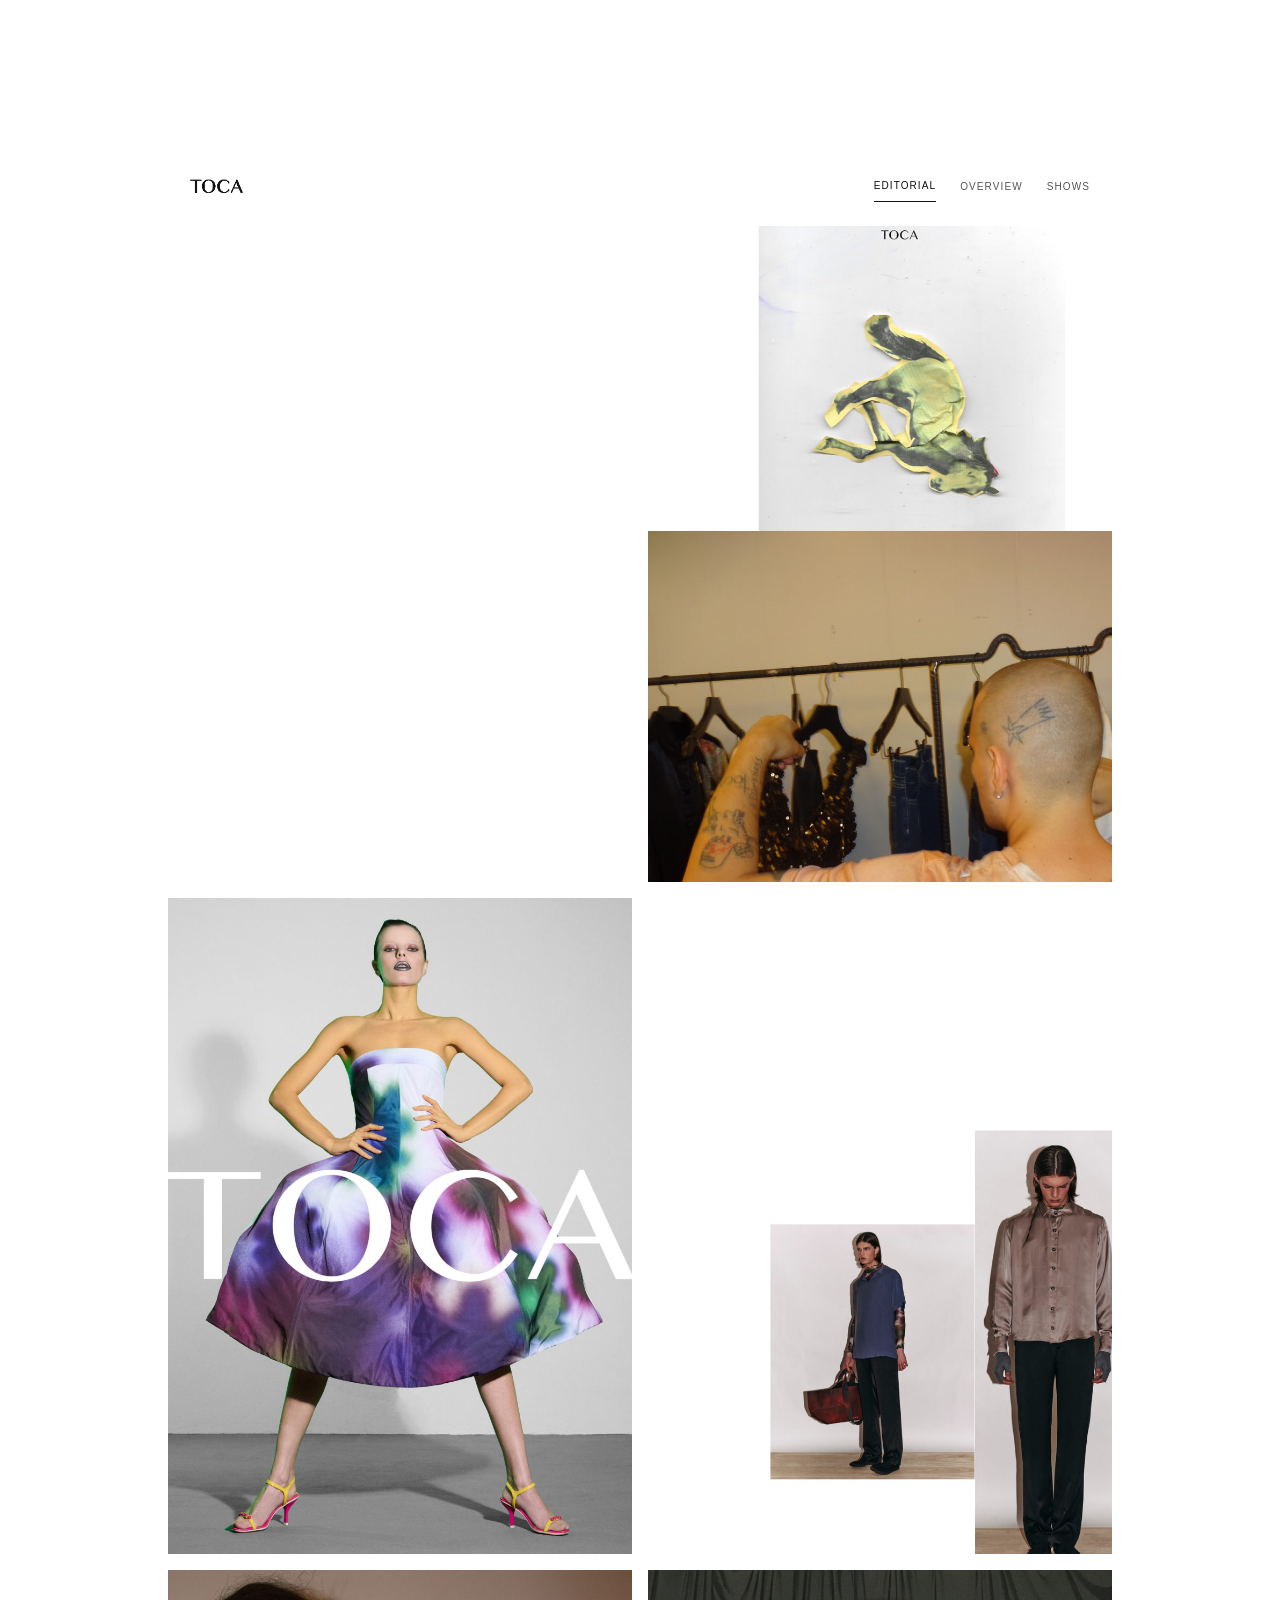
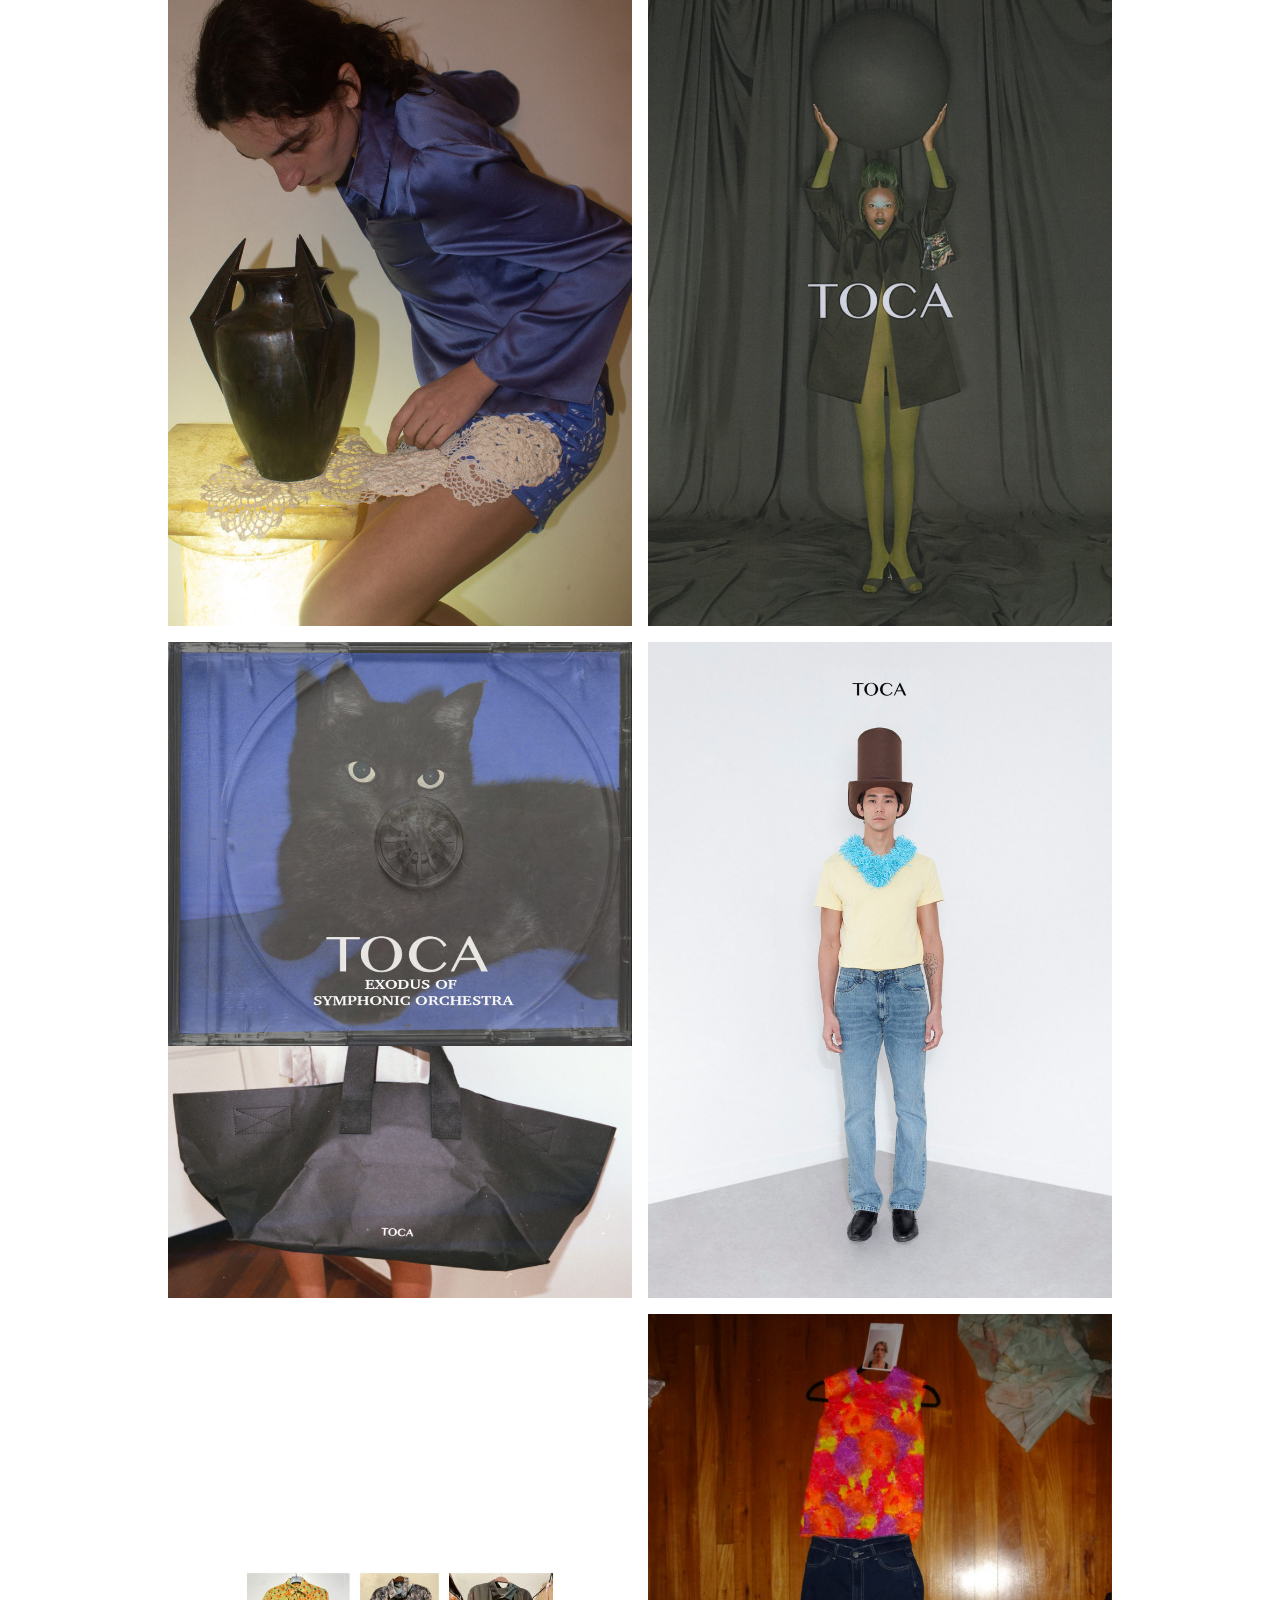
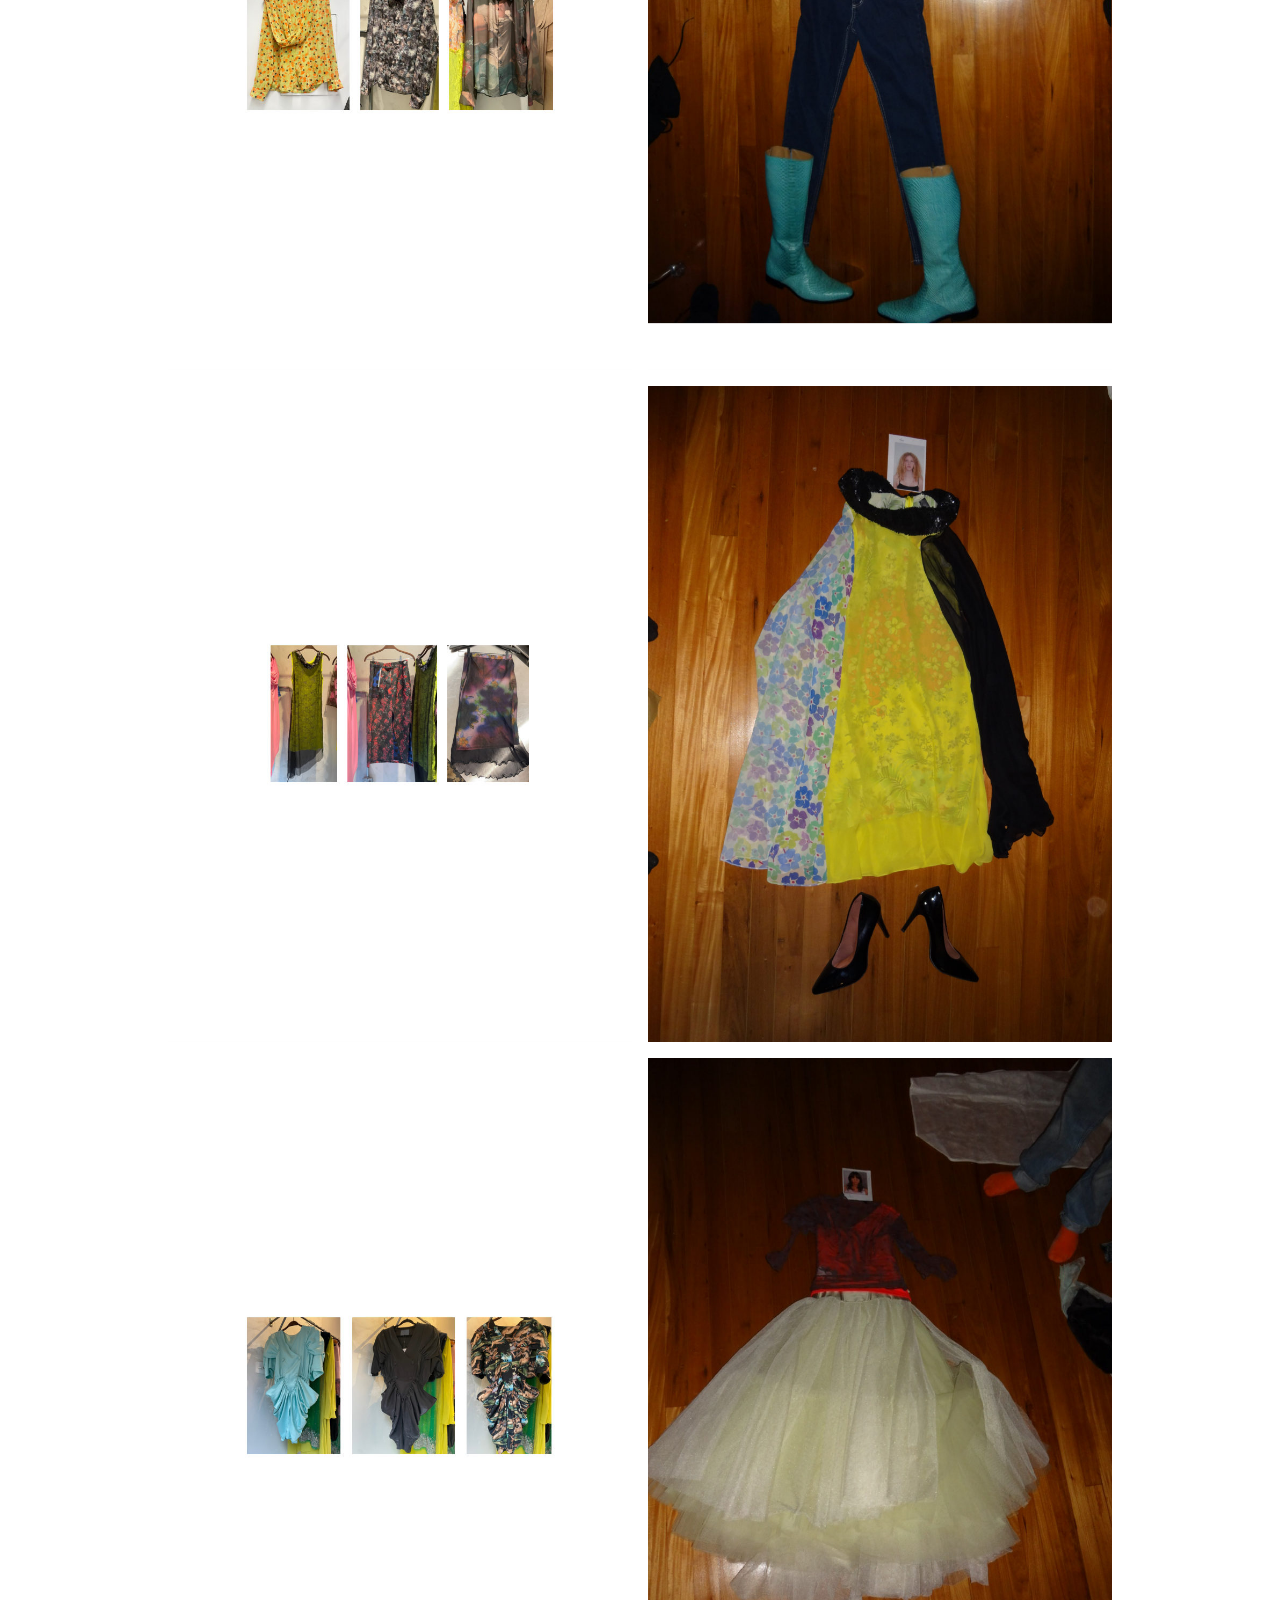
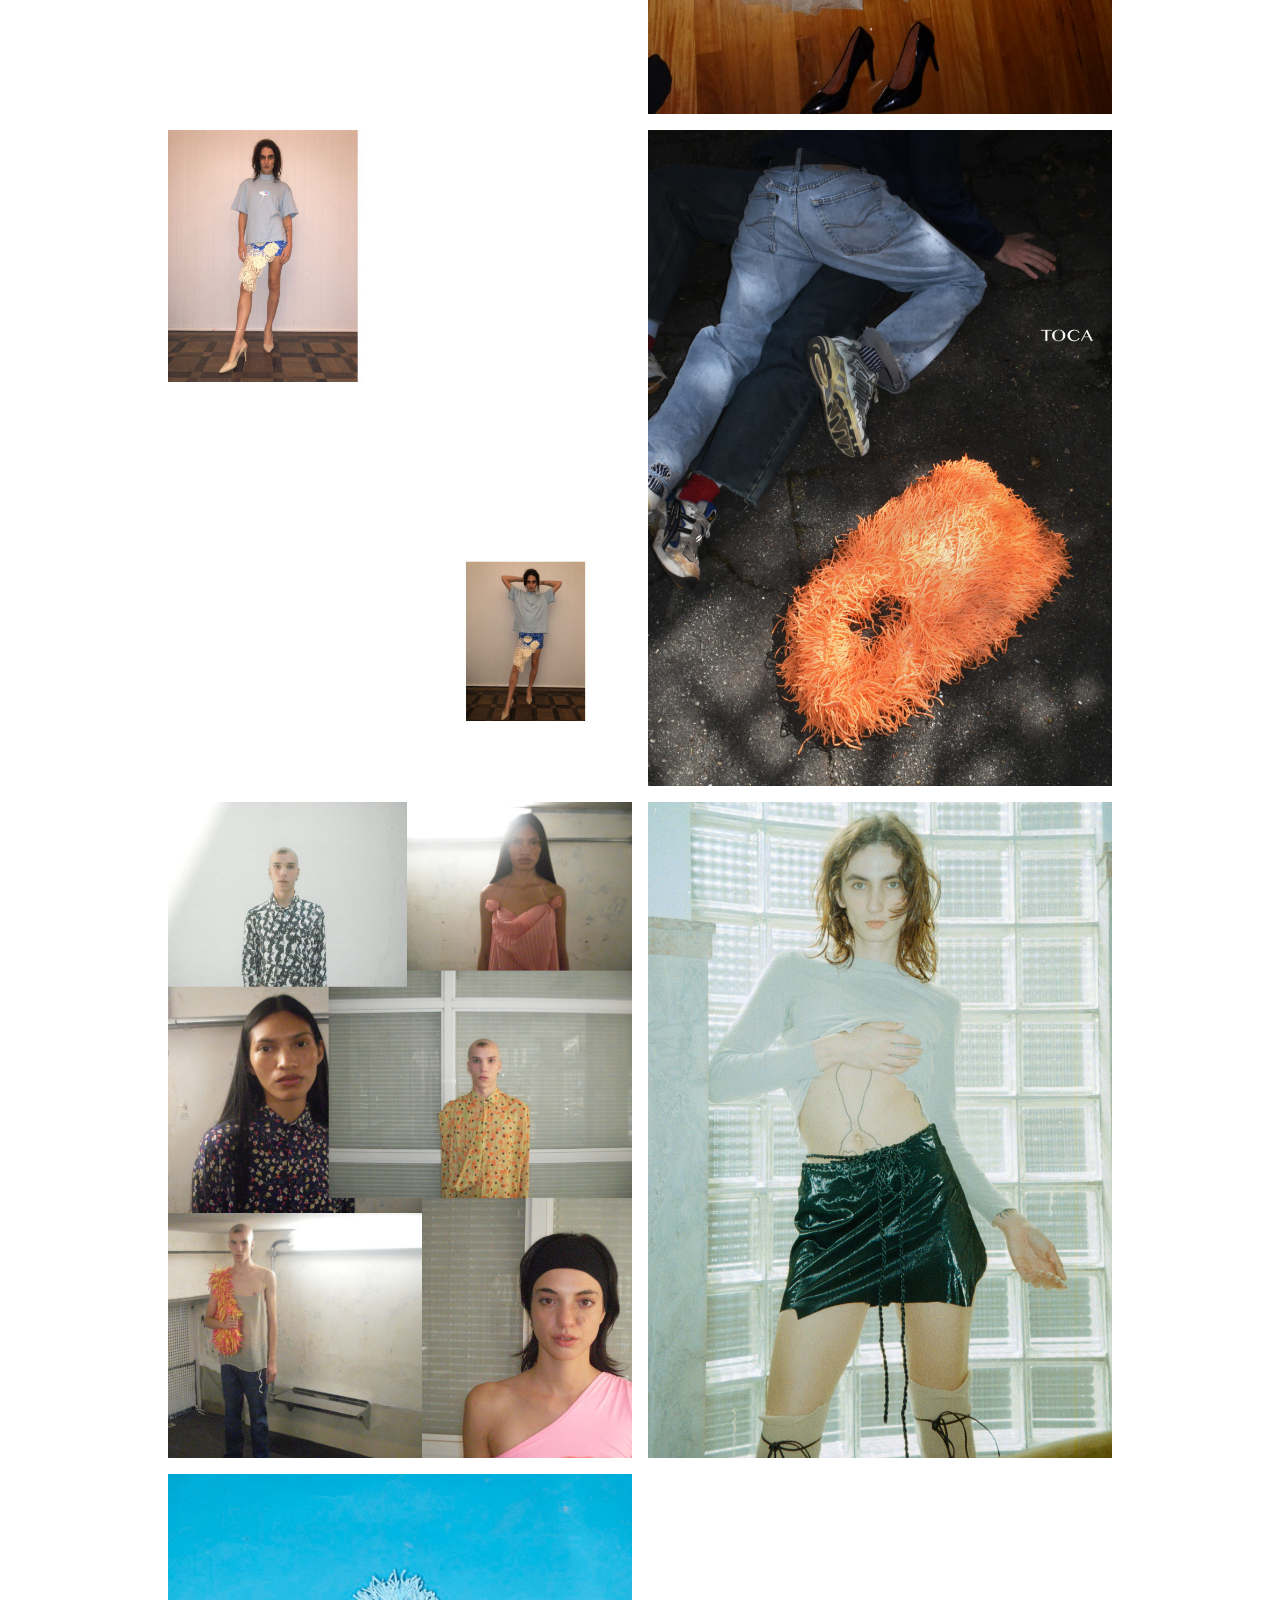
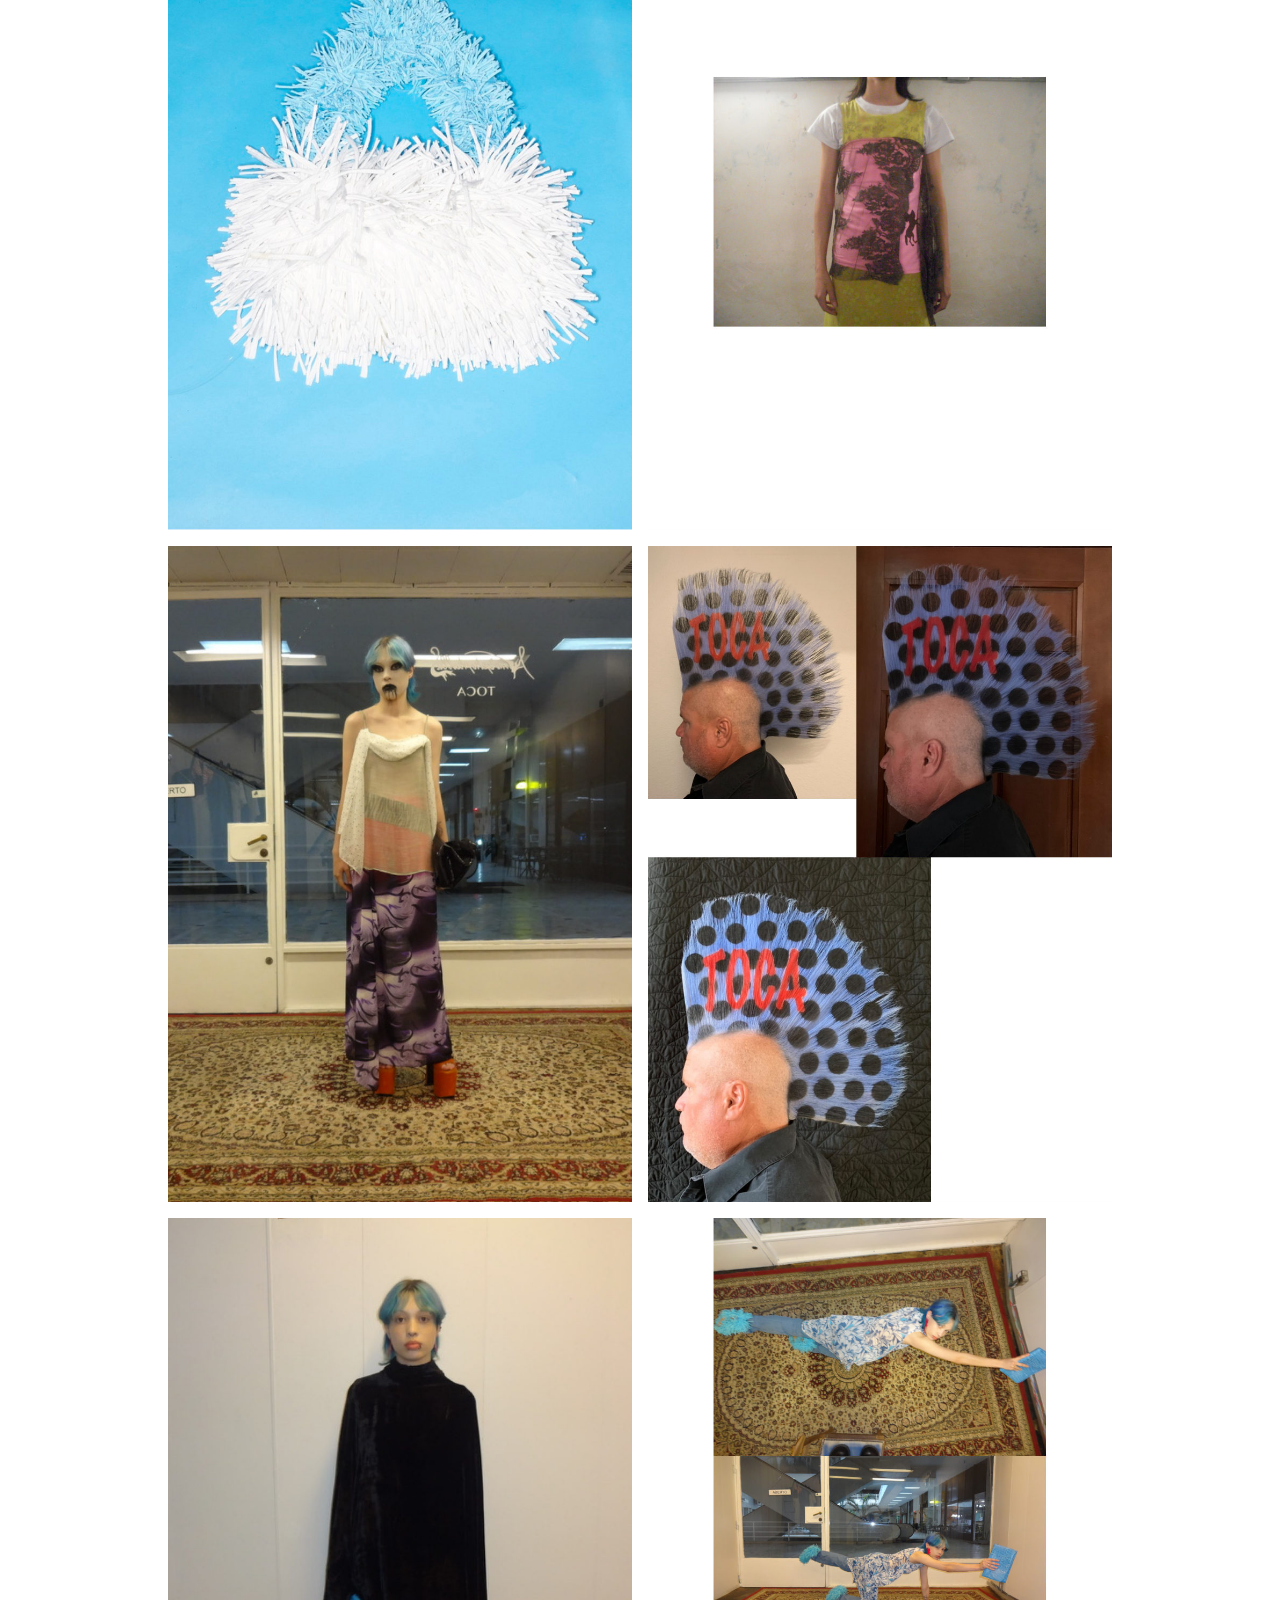
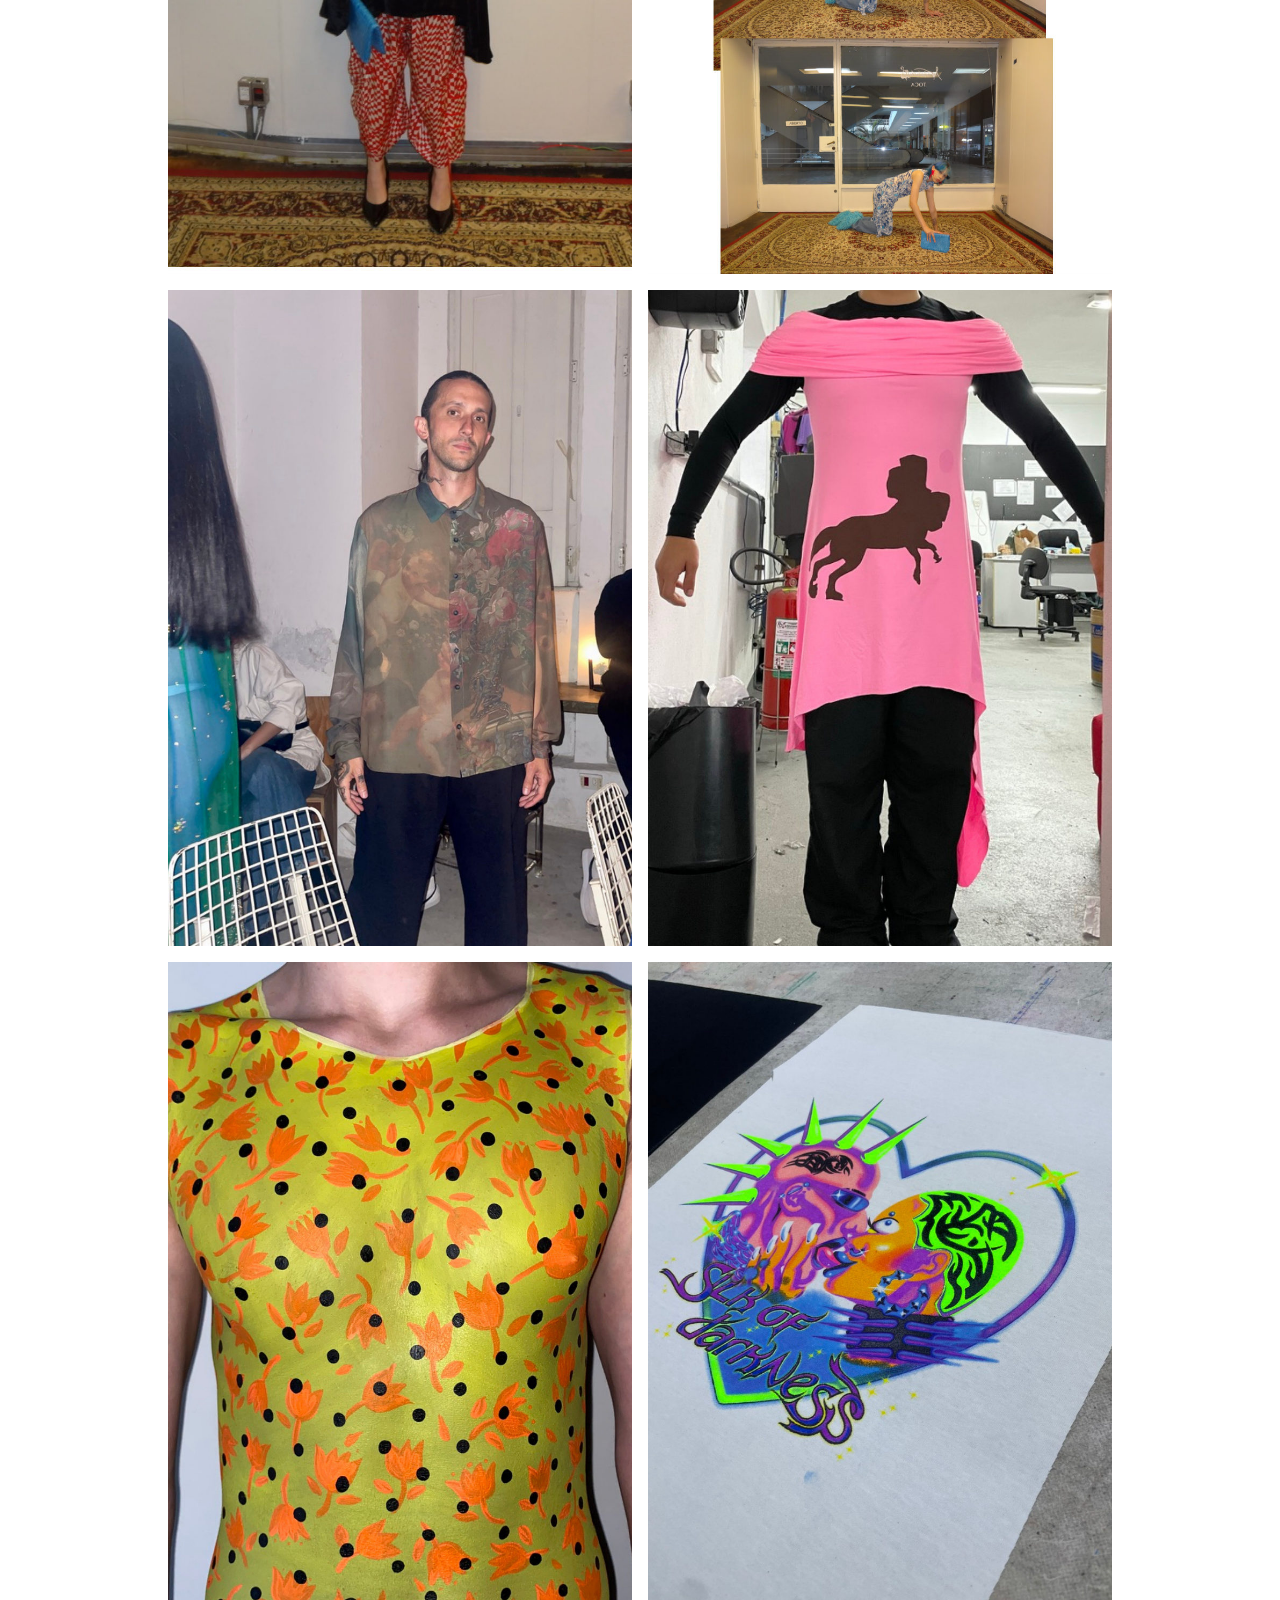
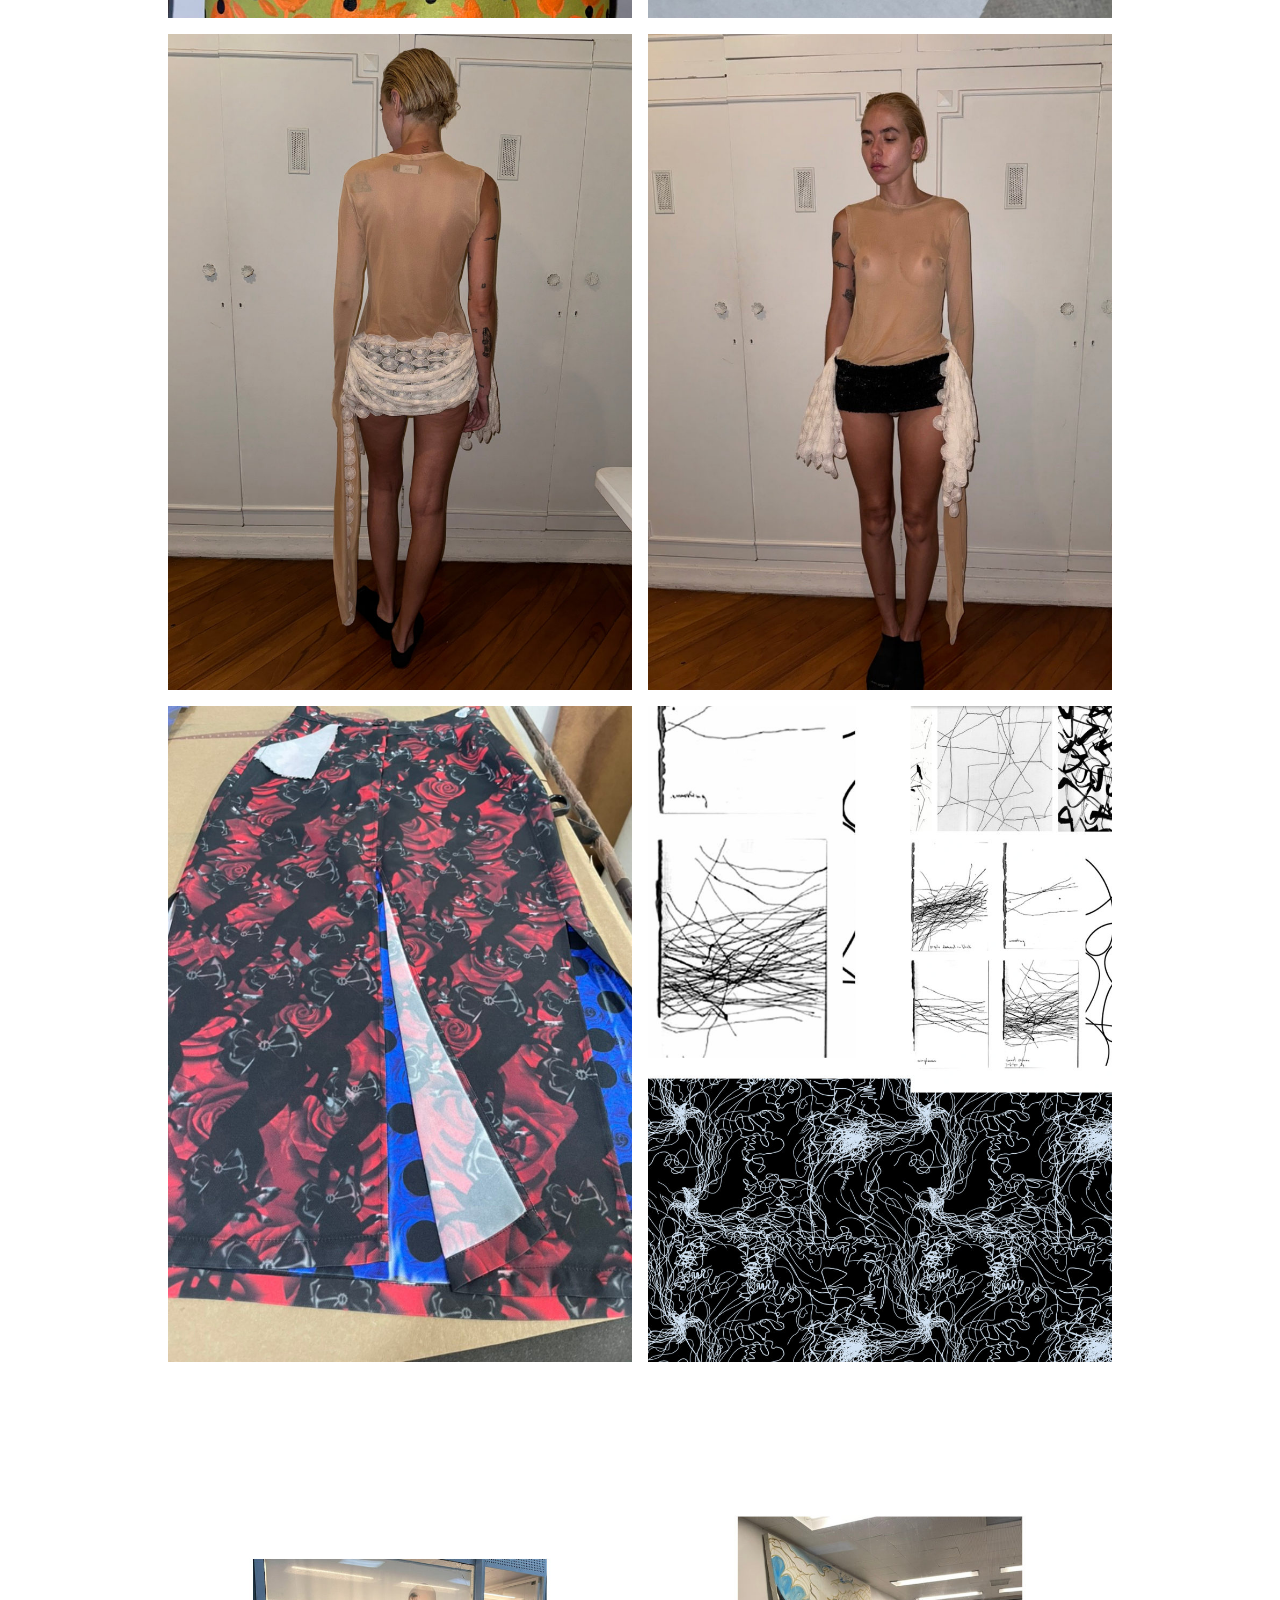
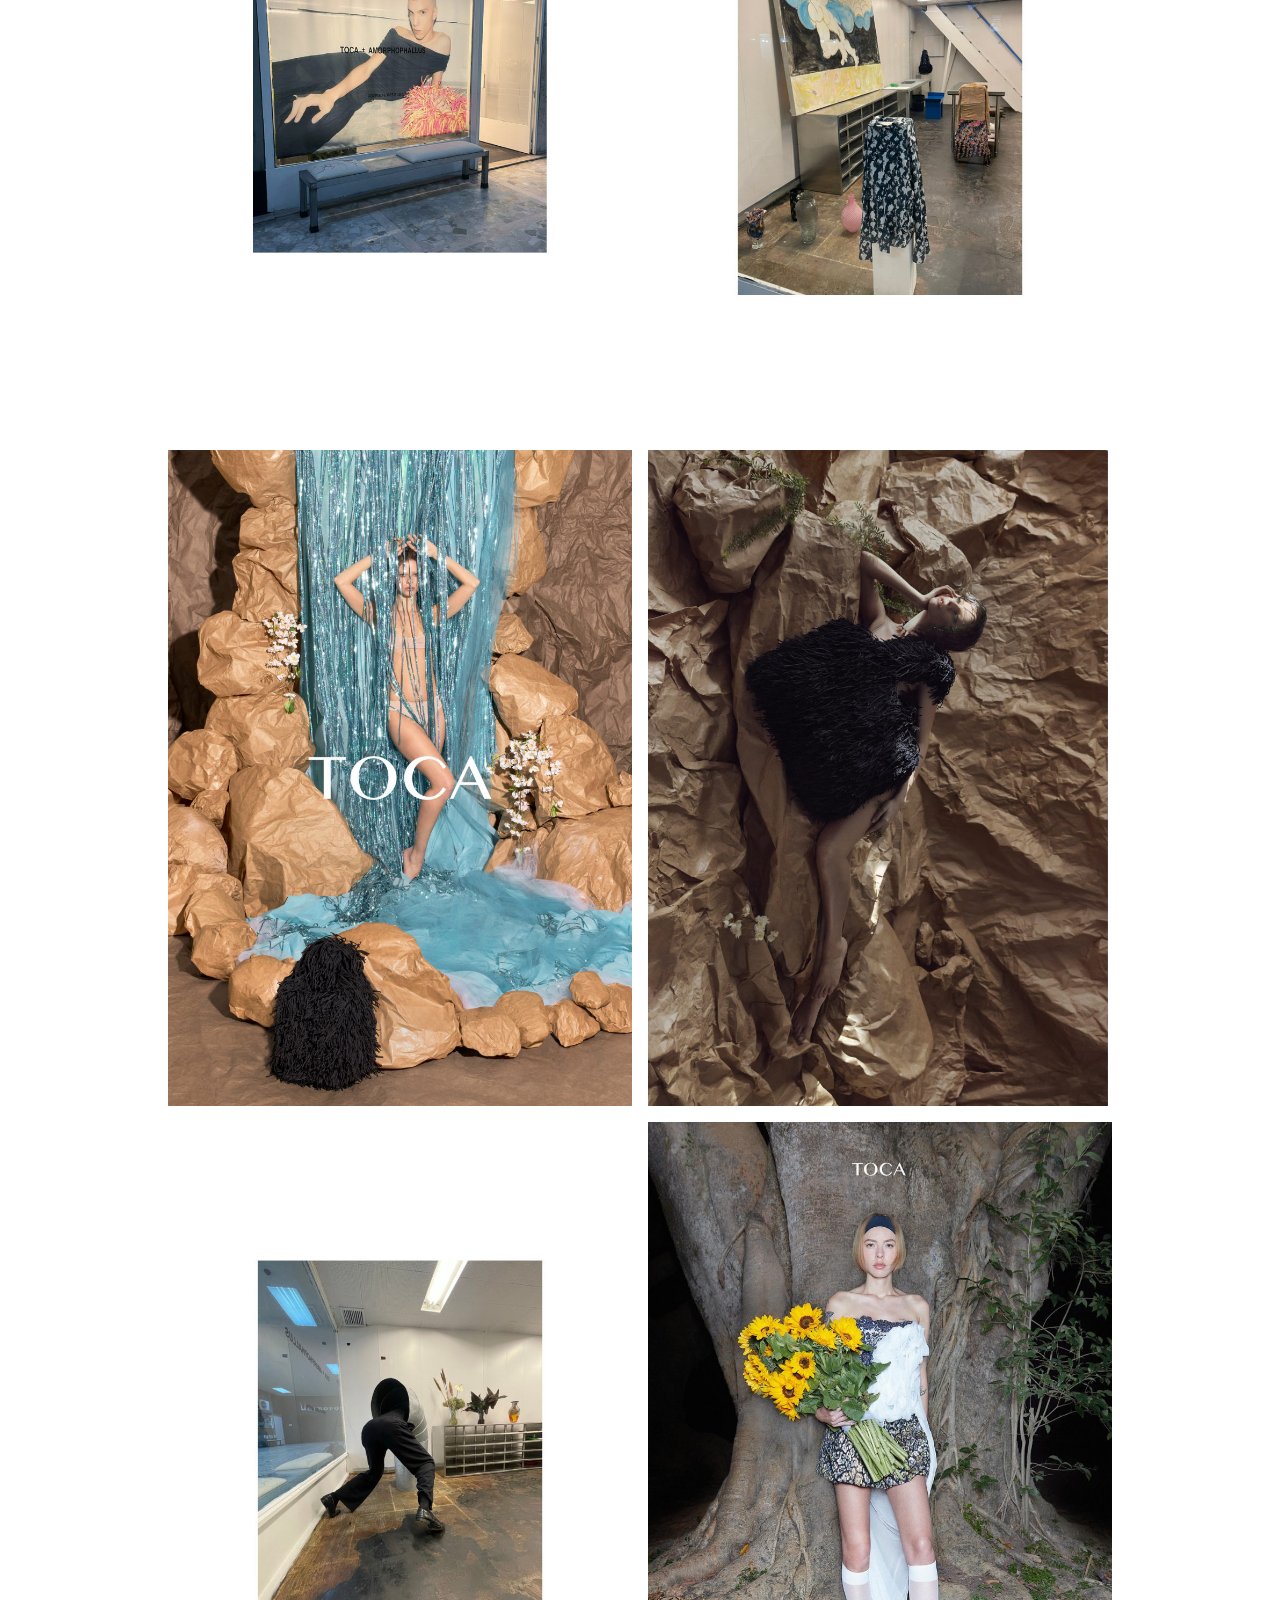
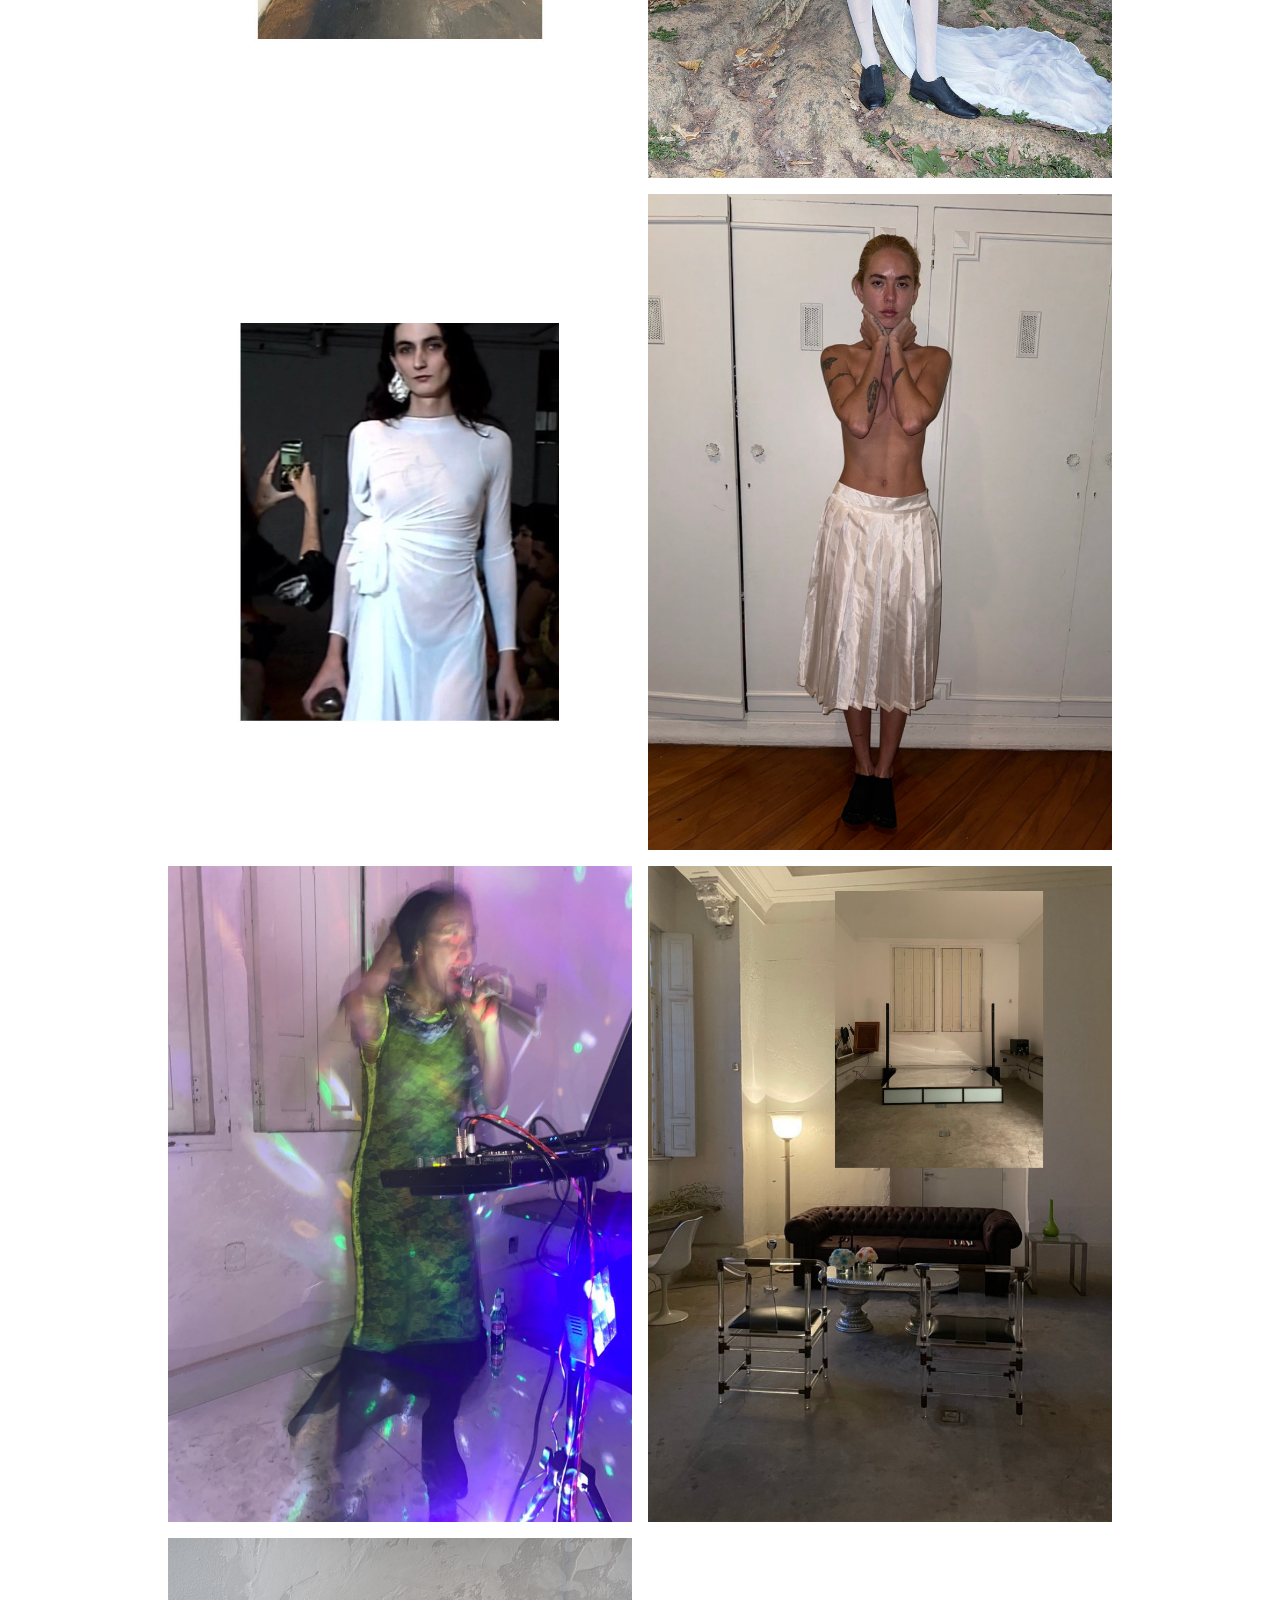
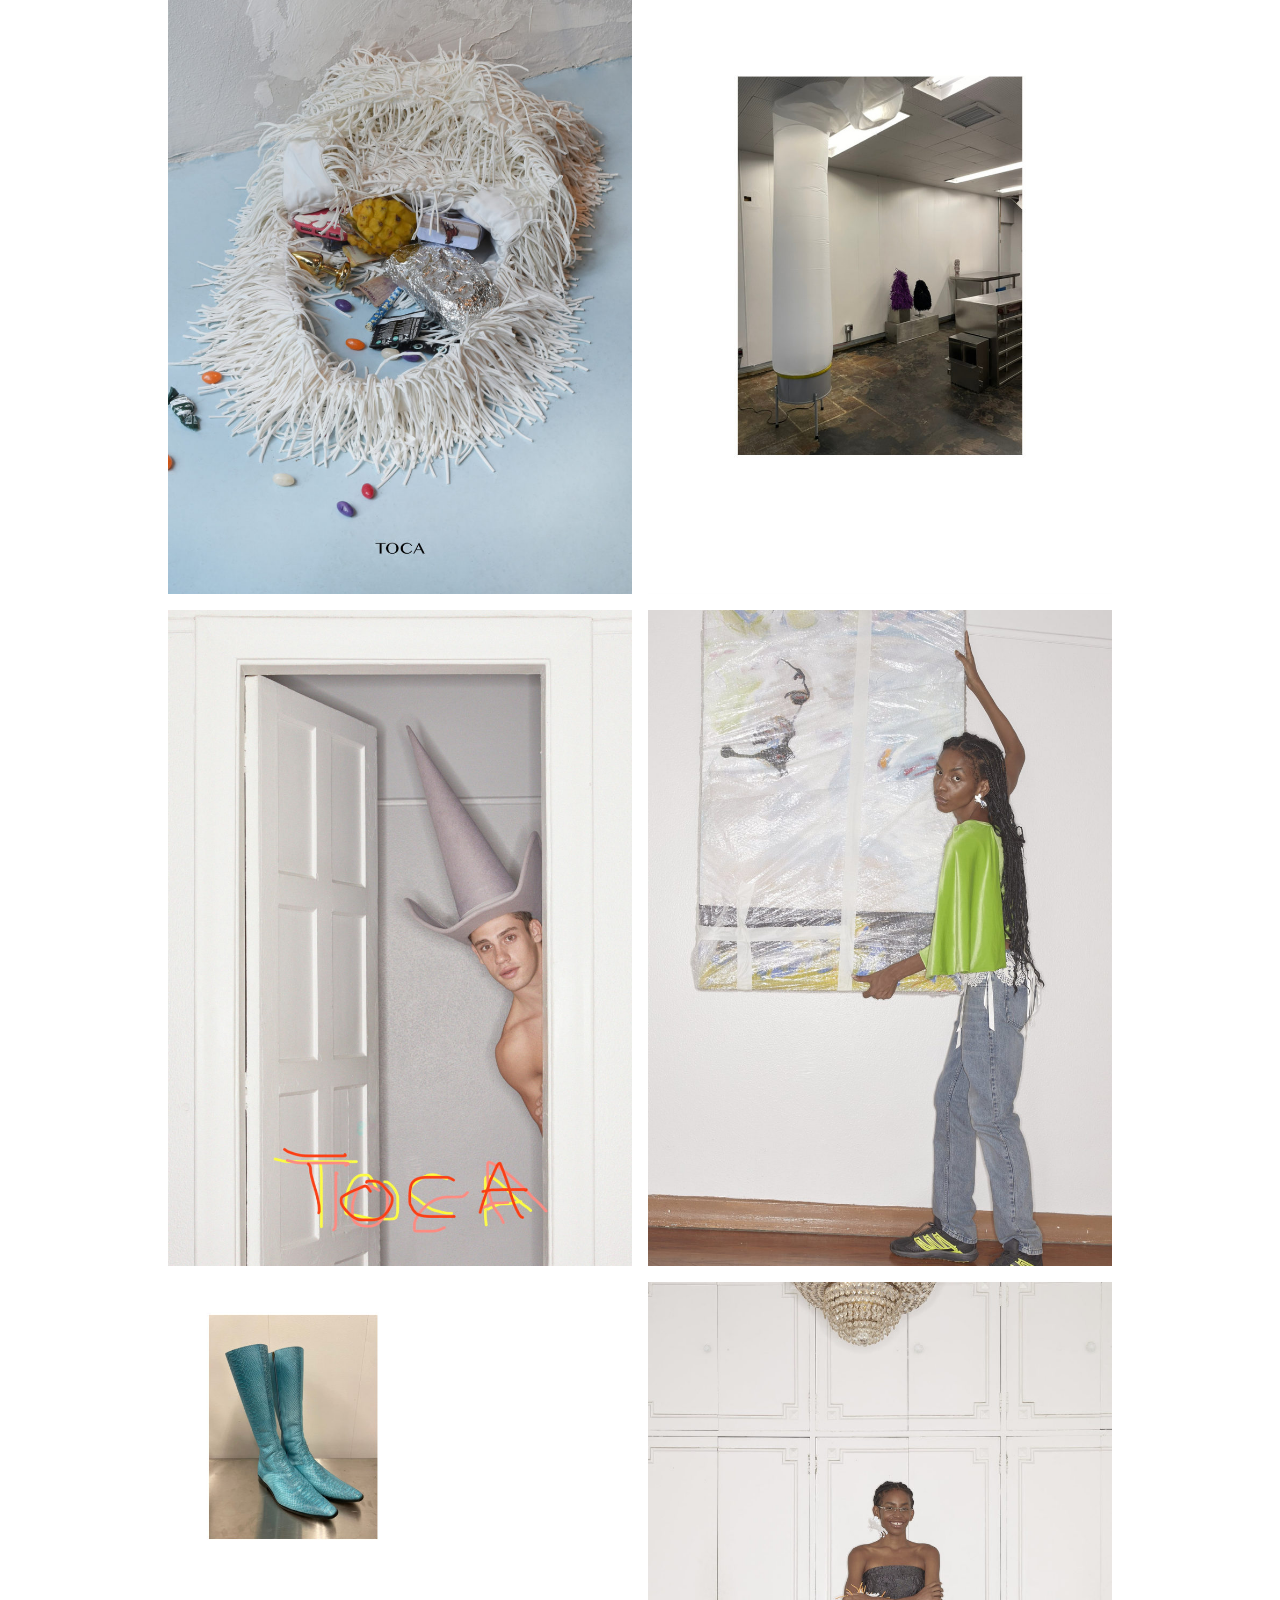
<file: index.html>
<!doctype html>
<html lang="en">
<head>
  <meta charset="utf-8">
  <meta name="viewport" content="width=device-width, initial-scale=1">
  <title>TOCA — Amadeus Galileu</title>
  <link rel="stylesheet" href="style.css?v=20261111b">
</head>
<body>
  <div class="music-player">
    <iframe title="Sacrifice - London After Midnight" src="https://bandcamp.com/EmbeddedPlayer/album=3068231352/size=small/bgcol=ffffff/linkcol=0687f5/track=3417759935/transparent=true/" loading="lazy" allow="autoplay"></iframe>
  </div>
  <header>
    <a class="brand" href="#top" aria-label="TOCA home"><img src="toca-logo.png" alt="TOCA"></a>
    <nav aria-label="View modes">
      <button class="tab active" id="editorialTab" type="button" aria-selected="true">EDITORIAL</button>
      <button class="tab" id="overviewTab" type="button" aria-selected="false">OVERVIEW</button>
      <button class="tab" id="showsTab" type="button" aria-selected="false">SHOWS</button>
    </nav>
  </header>
  <main id="top">
    <div id="editorial" class="view" aria-label="Editorial portfolio"></div>
    <div id="overview" class="view" hidden aria-label="Overview of all pages"></div>
    <section id="shows" class="view" hidden aria-label="Fashion shows">
      
      <section class="show-section"><div class="shows-player"><button type="button" id="carmenPlay" aria-label="Play Carmen">PLAY</button><span>GEORGES BIZET — CARMEN</span><audio id="carmenAudio" preload="none" loop src="TOCA_2020_Carmen_3_camadas.mp3"></audio></div><div class="shows-grid" id="show2020"></div><div class="shows-video" id="video2020"></div></section>
      <section class="show-section"><div class="shows-grid" id="show2025"></div><div class="shows-video" id="video2025"></div></section>
    </section>
  </main>
  <footer>TOCA <span>AMADEUS GALILEU</span></footer>
  <script src="script.js?v=20261111b"></script>
  <script src="shows.js?v=20261118final"></script>
</body>
</html>
</file>
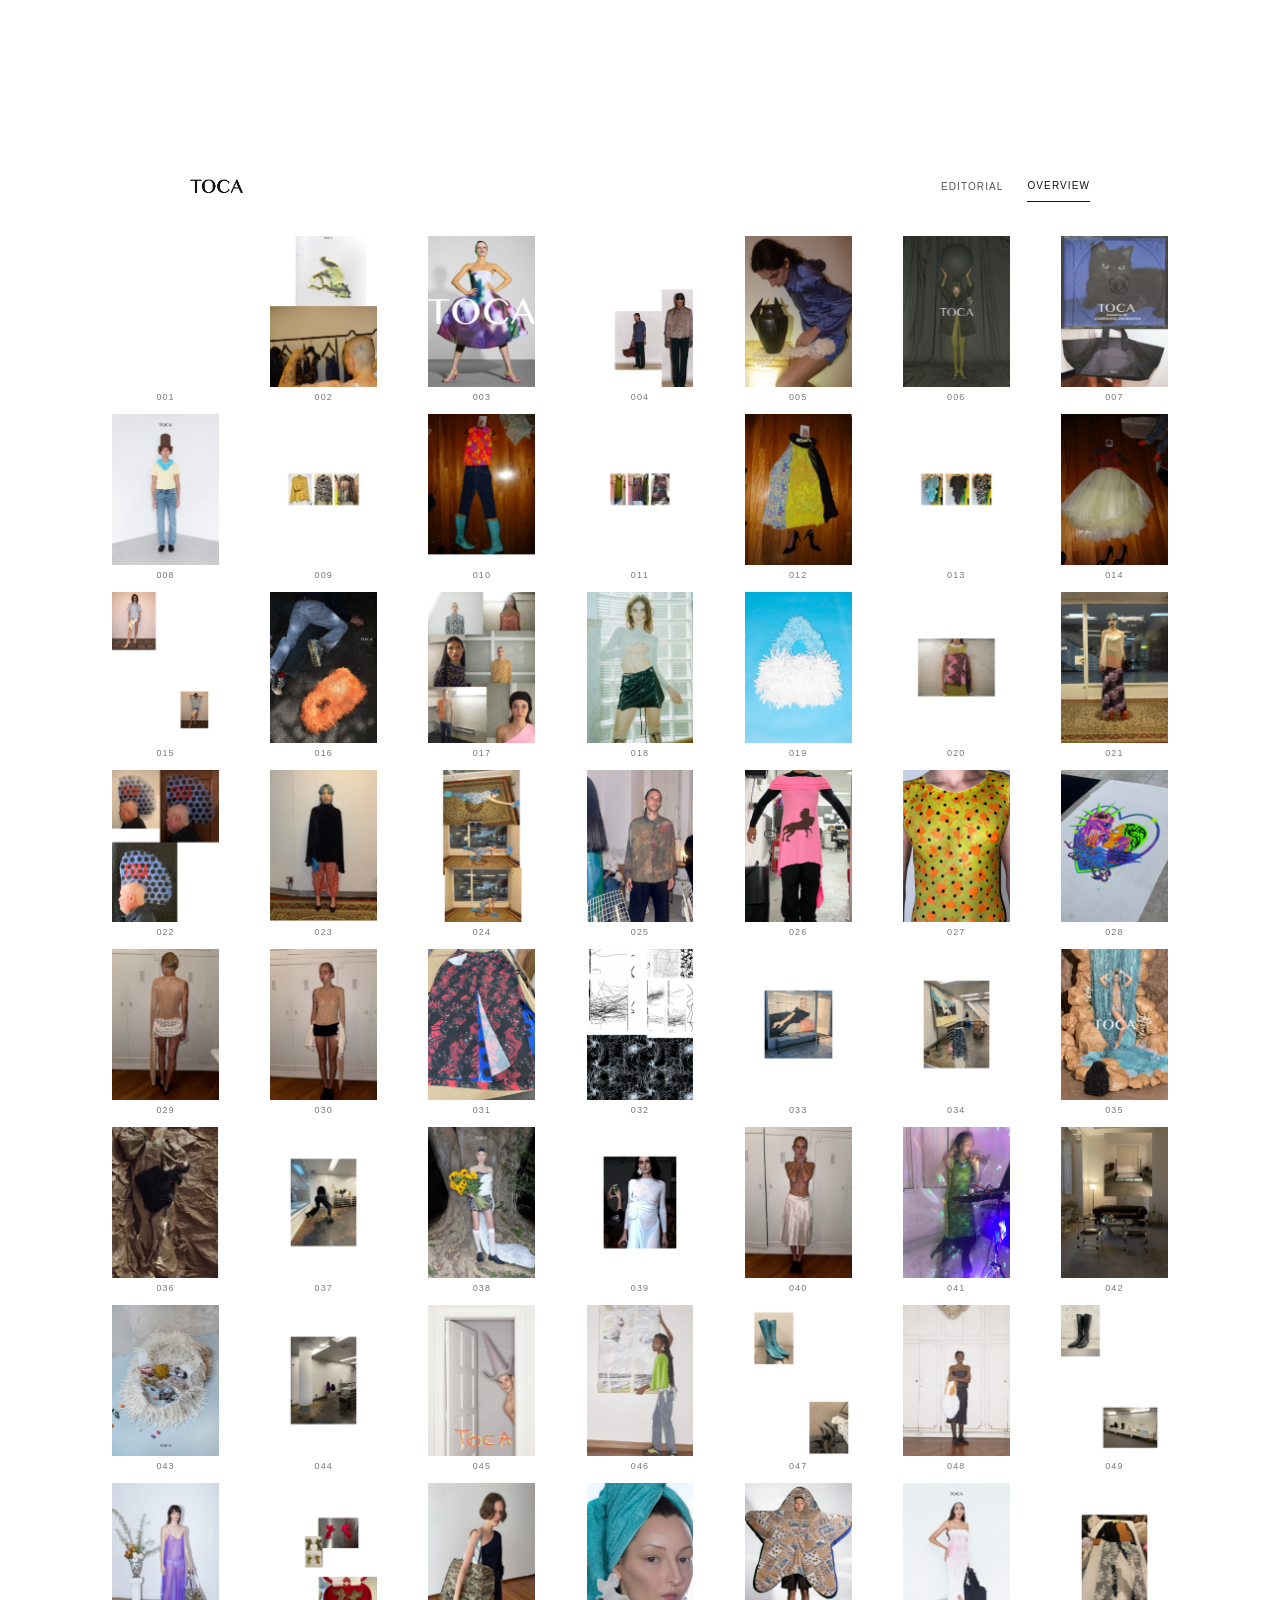
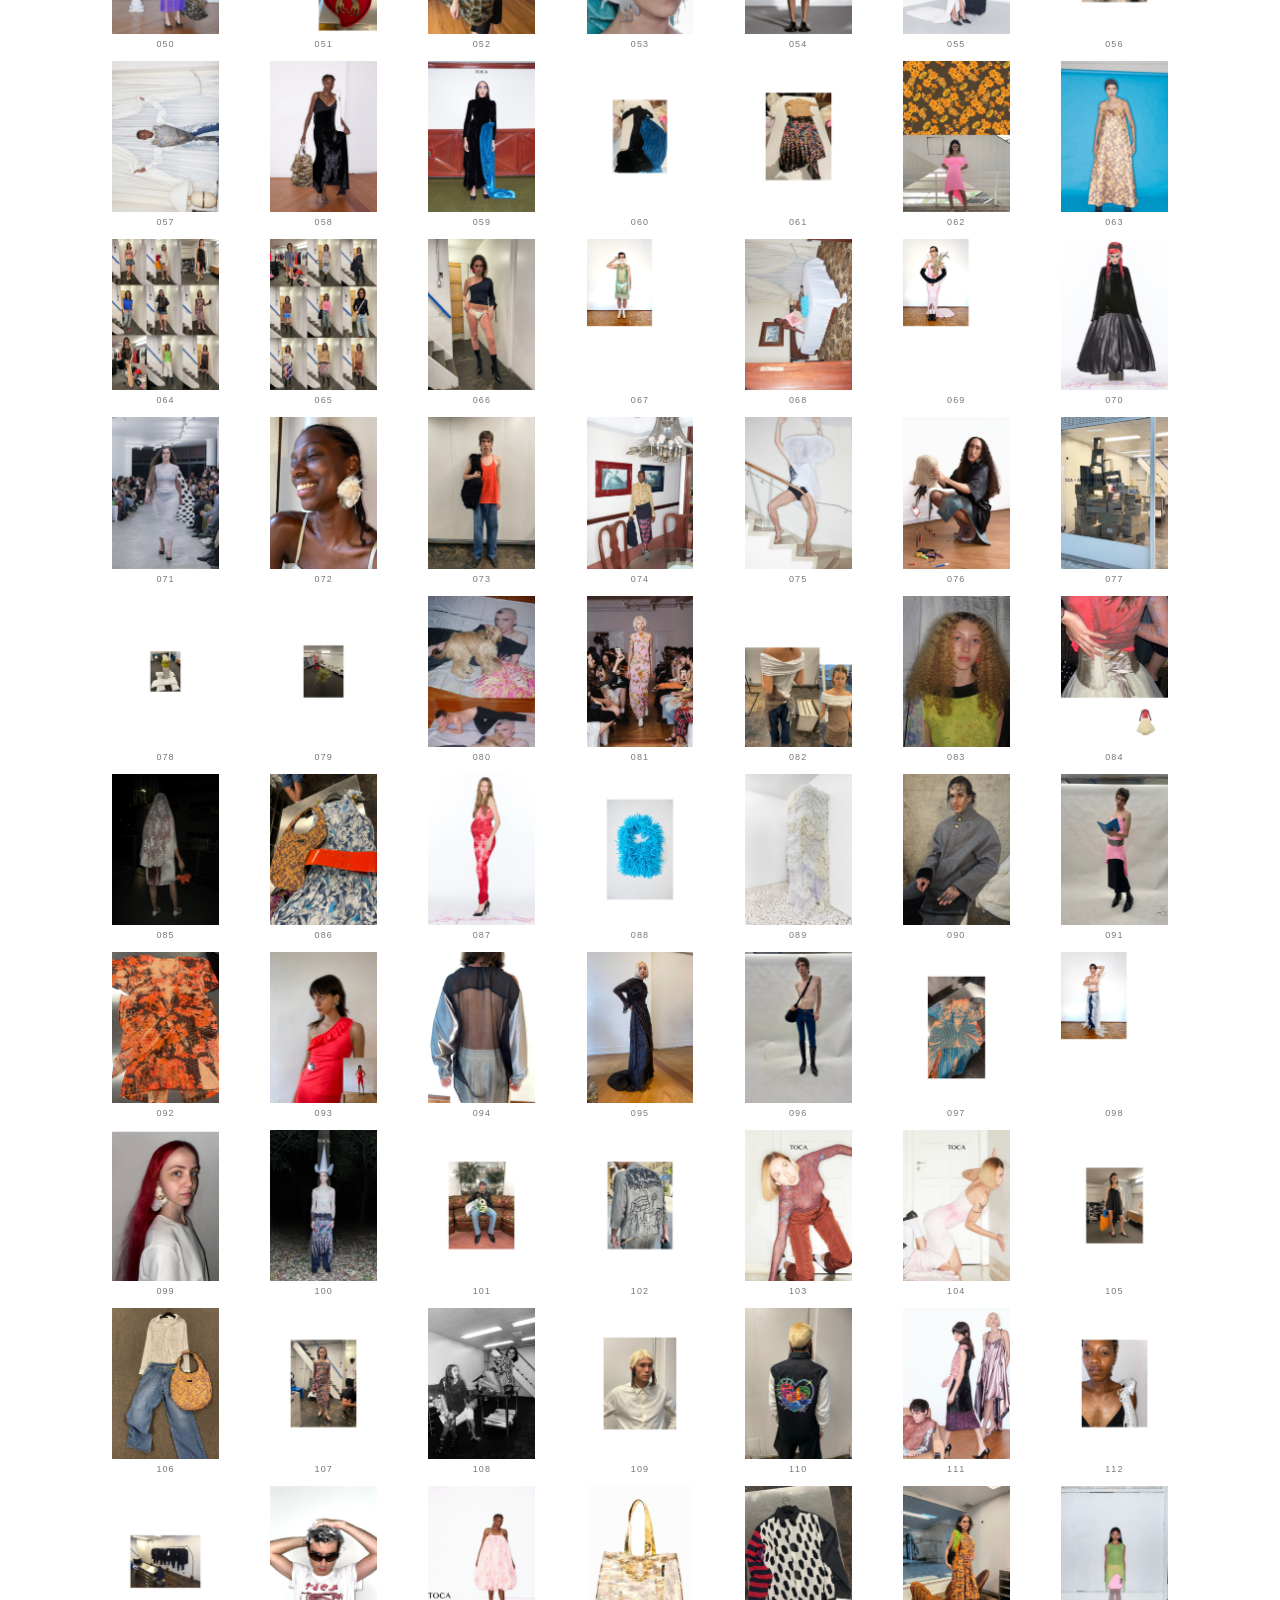
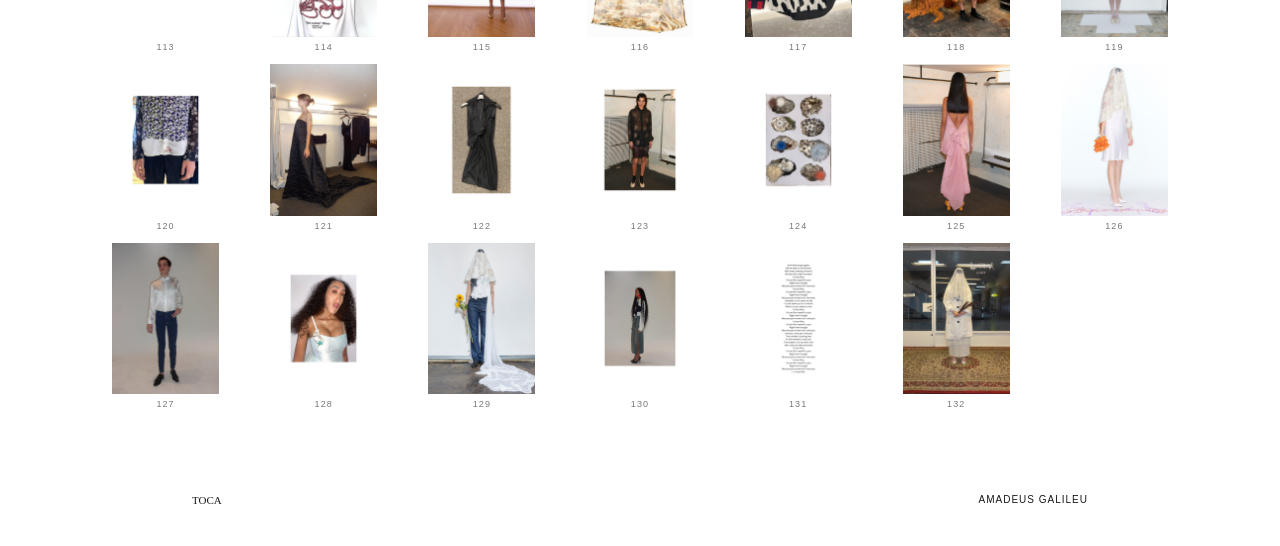
<file: overview.html>
<!doctype html>
<html lang="en">
<head>
  <meta charset="utf-8">
  <meta name="viewport" content="width=device-width, initial-scale=1">
  <title>TOCA — Amadeus Galileu</title>
  <link rel="stylesheet" href="style.css?v=20261111b">
</head>
<body>
  <div class="music-player">
    <iframe title="Sacrifice - London After Midnight" src="https://bandcamp.com/EmbeddedPlayer/album=3068231352/size=small/bgcol=ffffff/linkcol=0687f5/track=3417759935/transparent=true/" loading="lazy" allow="autoplay"></iframe>
  </div>
  <header>
    <a class="brand" href="#top" aria-label="TOCA home"><img src="toca-logo.png" alt="TOCA"></a>
    <nav aria-label="View modes">
      <button class="tab active" id="editorialTab" type="button" aria-selected="true">EDITORIAL</button>
      <button class="tab" id="overviewTab" type="button" aria-selected="false">OVERVIEW</button>
    </nav>
  </header>
  <main id="top">
    <div id="editorial" class="view" aria-label="Editorial portfolio"></div>
    <div id="overview" class="view" hidden aria-label="Overview of all pages"></div>
  </main>
  <footer>TOCA <span>AMADEUS GALILEU</span></footer>
  <script src="script.js?v=20261111b"></script>
  <script>switchView("overview");</script>
</body>
</html>
</file>
<file: style.css>
*{box-sizing:border-box}html{scroll-behavior:smooth}body{margin:0;background:#fff;color:#181818;font-family:Arial,Helvetica,sans-serif}header{height:64px;max-width:920px;margin:auto;padding:0 10px;display:flex;align-items:center;justify-content:space-between;gap:14px}.brand img{display:block;width:53px;height:auto}nav{display:flex;gap:24px;align-items:center}button{font:10px Arial,sans-serif;letter-spacing:.11em;color:#555;background:none;border:0;cursor:pointer;padding:10px 0}.tab.active{color:#111;border-bottom:1px solid #111}.controls{min-width:55px;text-align:right}#editorial{width:min(calc(100% - 24px),960px);margin:auto}.spread{display:grid;grid-template-columns:repeat(2,minmax(0,1fr));gap:0}.page{position:relative;min-width:0;padding:.22cm;line-height:0}.page img{display:block;width:100%;height:auto;object-fit:contain}.overlay{position:absolute;left:.22cm;right:.22cm;bottom:.22cm;max-height:75%;overflow:auto;transform:translateY(102%);transition:transform .5s ease;background:rgba(255,255,255,.87);padding:20px;font:14px/1.55 Georgia,serif;line-height:1.55;pointer-events:none}.page.has-note{overflow:hidden;cursor:pointer}.page.has-note:hover .overlay,.page.has-note.open .overlay,.page.has-note:focus .overlay{transform:translateY(0)}#overview{width:min(calc(100% - 24px),1100px);margin:18px auto 40px}.overview-grid{display:grid;grid-template-columns:repeat(7,minmax(0,1fr));gap:7px}.thumb{display:block;min-width:0;border:0;background:#fff;padding:0;cursor:pointer;position:relative}.thumb img{display:block;width:100%;height:auto;aspect-ratio:1;object-fit:contain}.thumb span{display:block;text-align:center;color:#777;font:9px Arial,sans-serif;padding:5px 0}.thumb:hover img,.thumb:focus-visible img{outline:1px solid #555;outline-offset:2px}footer{max-width:920px;margin:0 auto;padding:40px 12px;display:flex;justify-content:space-between;font:11px Georgia,serif}footer span{font:10px Arial,sans-serif;letter-spacing:.1em}[hidden]{display:none!important}@media(max-width:850px){.overview-grid{grid-template-columns:repeat(5,minmax(0,1fr))}}@media(max-width:550px){header{height:54px;padding:0 10px}nav{gap:12px}button{font-size:9px}.brand img{width:45px}#editorial{width:100%}.page{padding:.20cm}.overlay{left:.20cm;right:.20cm;bottom:.20cm;padding:10px;font-size:11px}.overview-grid{grid-template-columns:repeat(3,minmax(0,1fr));gap:5px}footer{padding:25px 10px}}


/* Music sits in the document flow, never over the portfolio. */
.music-player {
  position: static !important;
  display: block;
  width: min(calc(100% - 24px), 920px);
  margin: 24px auto 88px;
  padding: 0;
}
.music-player iframe {
  position: static !important;
  display: block;
  width: 100%;
  height: 42px;
  border: 0;
}
/* Back control only appears after a thumbnail was opened. */
.back-to-overview {
  position: fixed;
  bottom: max(18px, env(safe-area-inset-bottom));
  left: 18px;
  z-index: 50;
  background: #fff;
  border: 1px solid #999;
  padding: 12px 15px;
  font: 10px Arial, sans-serif;
  letter-spacing: .1em;
  box-shadow: 0 2px 12px #0001;
}
@media(max-width:550px) {
  .music-player { width: calc(100% - 20px); margin: 18px auto 72px; }
  .back-to-overview { left: 10px; bottom: max(12px, env(safe-area-inset-bottom)); }
}

/* SHOWS: preserves the editorial typography, gutters and proportions */
#shows{width:min(calc(100% - 24px),960px);margin:0 auto 50px}.shows-heading{font:10px Arial,sans-serif;letter-spacing:.11em;margin:22px .22cm 35px}.show-section{margin:0 0 65px}.show-section h2{font:10px Arial,sans-serif;font-weight:400;letter-spacing:.11em;margin:0 .22cm 22px}.shows-grid{display:grid;grid-template-columns:repeat(3,minmax(0,1fr));gap:0}.shows-photo{border:0;background:none;padding:.22cm;cursor:pointer;line-height:0}.shows-photo img{display:block;width:100%;height:auto}.shows-video{padding:.22cm}.shows-video video{display:block;width:100%;height:auto}.shows-player{margin:0 .22cm 28px;display:flex;align-items:center;gap:20px;font:10px Arial,sans-serif;letter-spacing:.11em}.shows-player button{border-bottom:1px solid #111;color:#111}.shows-lightbox{position:fixed;inset:0;z-index:100;background:#fff;display:flex;align-items:center;justify-content:center;padding:48px 18px 24px}.shows-lightbox img{max-width:100%;max-height:calc(100vh - 80px);object-fit:contain}.shows-close{position:absolute;right:22px;top:14px;font-size:11px;color:#111}.shows-empty{padding:20px 8px;color:#999;font:11px Arial,sans-serif}@media(max-width:550px){#shows{width:100%}.shows-photo{padding:.20cm}.shows-heading{margin:18px .20cm 30px}.show-section h2{margin-left:.20cm}.shows-player{margin-left:.20cm;margin-right:.20cm}}

.shows-video-in-grid{grid-column:1/-1;padding:.22cm}.shows-video-in-grid video{width:100%;display:block}

/* Full-width YouTube video after the complete photo gallery */
#video2025{width:100%;aspect-ratio:16/9;padding:.22cm;}#video2025:empty{display:none}#video2025 iframe{display:block;width:100%;height:100%;border:0}
</file>
